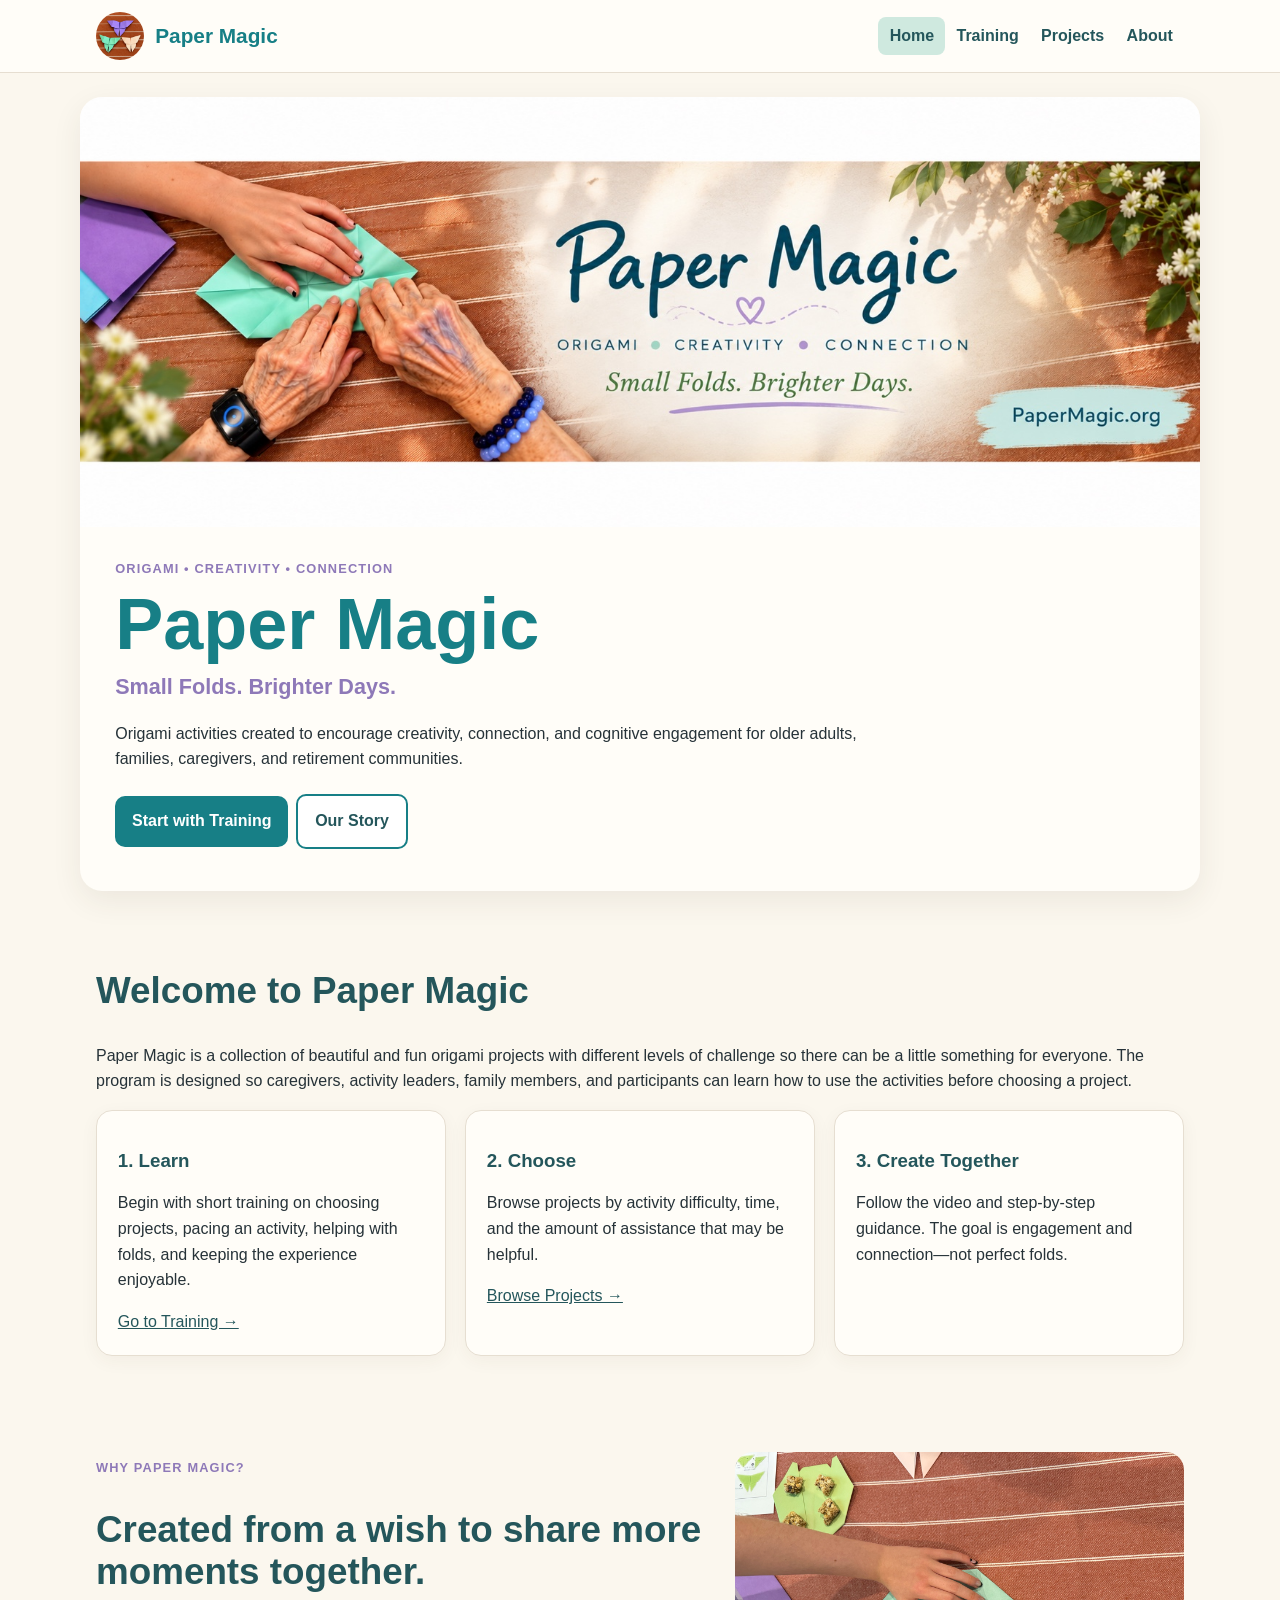
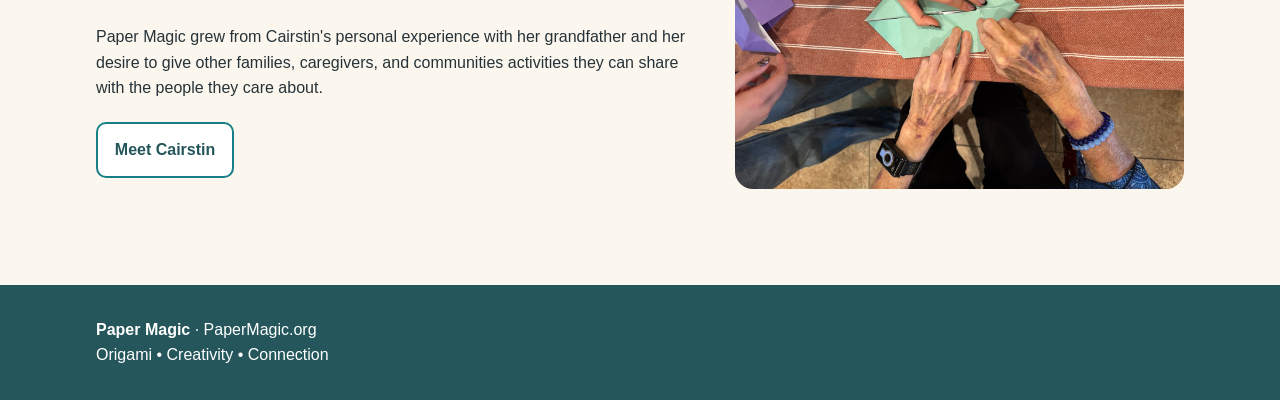
<file: index.html>
<!doctype html><html lang="en"><head><meta charset="utf-8"><meta name="viewport" content="width=device-width,initial-scale=1"><title>Paper Magic | Origami • Creativity • Connection</title><link rel="stylesheet" href="CSS/style.css"></head><body>
<a class="skip" href="#content">Skip to content</a>
<header><div class="nav"><a class="brand" href="index.html"><img src="images/butterflies.png" alt="">Paper Magic</a><nav aria-label="Main navigation"><a aria-current="page" href="index.html">Home</a><a href="training.html">Training</a><a href="projects.html">Projects</a><a href="about.html">About</a></nav></div></header>
<main id="content">
<section class="hero"><img class="hero-img" src="images/banner-source.jpg" alt="Hands working together on an origami project"><div class="hero-copy"><div class="eyebrow">Origami • Creativity • Connection</div><h1>Paper Magic</h1><div class="tagline">Small Folds. Brighter Days.</div><p>Origami activities created to encourage creativity, connection, and cognitive engagement for older adults, families, caregivers, and retirement communities.</p><a class="button" href="training.html">Start with Training</a><a class="button secondary" href="about.html">Our Story</a></div></section>
<section class="section"><h2>Welcome to Paper Magic</h2><p>Paper Magic is a collection of beautiful and fun origami projects with different levels of challenge so there can be a little something for everyone. The program is designed so caregivers, activity leaders, family members, and participants can learn how to use the activities before choosing a project.</p>
<div class="grid"><article class="card"><h3>1. Learn</h3><p>Begin with short training on choosing projects, pacing an activity, helping with folds, and keeping the experience enjoyable.</p><a href="training.html">Go to Training →</a></article><article class="card"><h3>2. Choose</h3><p>Browse projects by activity difficulty, time, and the amount of assistance that may be helpful.</p><a href="projects.html">Browse Projects →</a></article><article class="card"><h3>3. Create Together</h3><p>Follow the video and step-by-step guidance. The goal is engagement and connection—not perfect folds.</p></article></div></section>
<section class="section two"><div><div class="eyebrow">Why Paper Magic?</div><h2>Created from a wish to share more moments together.</h2><p>Paper Magic grew from Cairstin's personal experience with her grandfather and her desire to give other families, caregivers, and communities activities they can share with the people they care about.</p><a class="button secondary" href="about.html">Meet Cairstin</a></div><img src="images/folding-together.jpeg" alt="Hands helping with an origami fold"></section>
</main><footer><div class="footer"><strong>Paper Magic</strong> · PaperMagic.org<br><span>Origami • Creativity • Connection</span></div></footer></body></html>
</file>
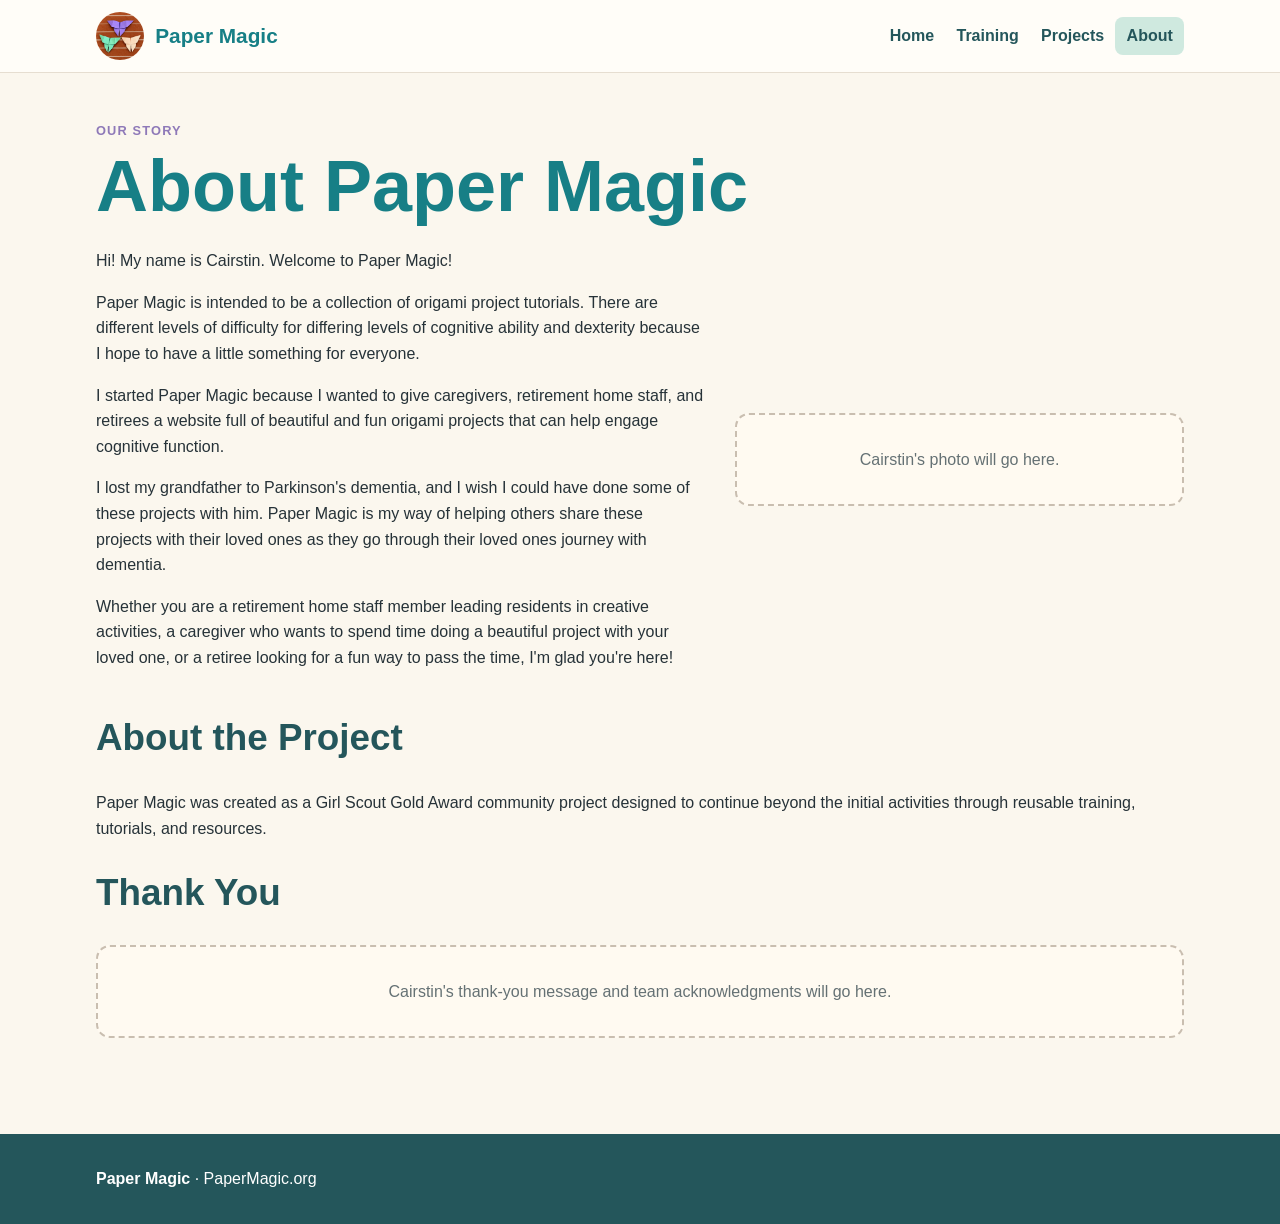
<file: about.html>
<!doctype html><html lang="en"><head><meta charset="utf-8"><meta name="viewport" content="width=device-width,initial-scale=1"><title>About | Paper Magic</title><link rel="stylesheet" href="CSS/style.css"></head><body>
<header><div class="nav"><a class="brand" href="index.html"><img src="images/butterflies.png" alt="">Paper Magic</a><nav><a href="index.html">Home</a><a href="training.html">Training</a><a href="projects.html">Projects</a><a aria-current="page" href="about.html">About</a></nav></div></header>
<main><section class="section"><div class="eyebrow">Our Story</div><h1>About Paper Magic</h1><div class="two"><div><p>Hi! My name is Cairstin. Welcome to Paper Magic!</p><p>Paper Magic is intended to be a collection of origami project tutorials. There are different levels of difficulty for differing levels of cognitive ability and dexterity because I hope to have a little something for everyone.</p><p>I started Paper Magic because I wanted to give caregivers, retirement home staff, and retirees a website full of beautiful and fun origami projects that can help engage cognitive function.</p><p>I lost my grandfather to Parkinson's dementia, and I wish I could have done some of these projects with him. Paper Magic is my way of helping others share these projects with their loved ones as they go through their 
 loved ones journey with dementia.</p><p>Whether you are a retirement home staff member leading residents in creative activities, a caregiver who wants to spend time doing a beautiful project with your loved one, or a retiree looking for a fun way to pass the time, I'm glad you're here!</p></div><div class="placeholder">Cairstin's photo will go here.</div></div>
<h2>About the Project</h2><p>Paper Magic was created as a Girl Scout Gold Award community project designed to continue beyond the initial activities through reusable training, tutorials, and resources.</p>
<h2>Thank You</h2><div class="placeholder">Cairstin's thank-you message and team acknowledgments will go here.</div></section></main>
<footer><div class="footer"><strong>Paper Magic</strong> · PaperMagic.org</div></footer></body></html>
</file>
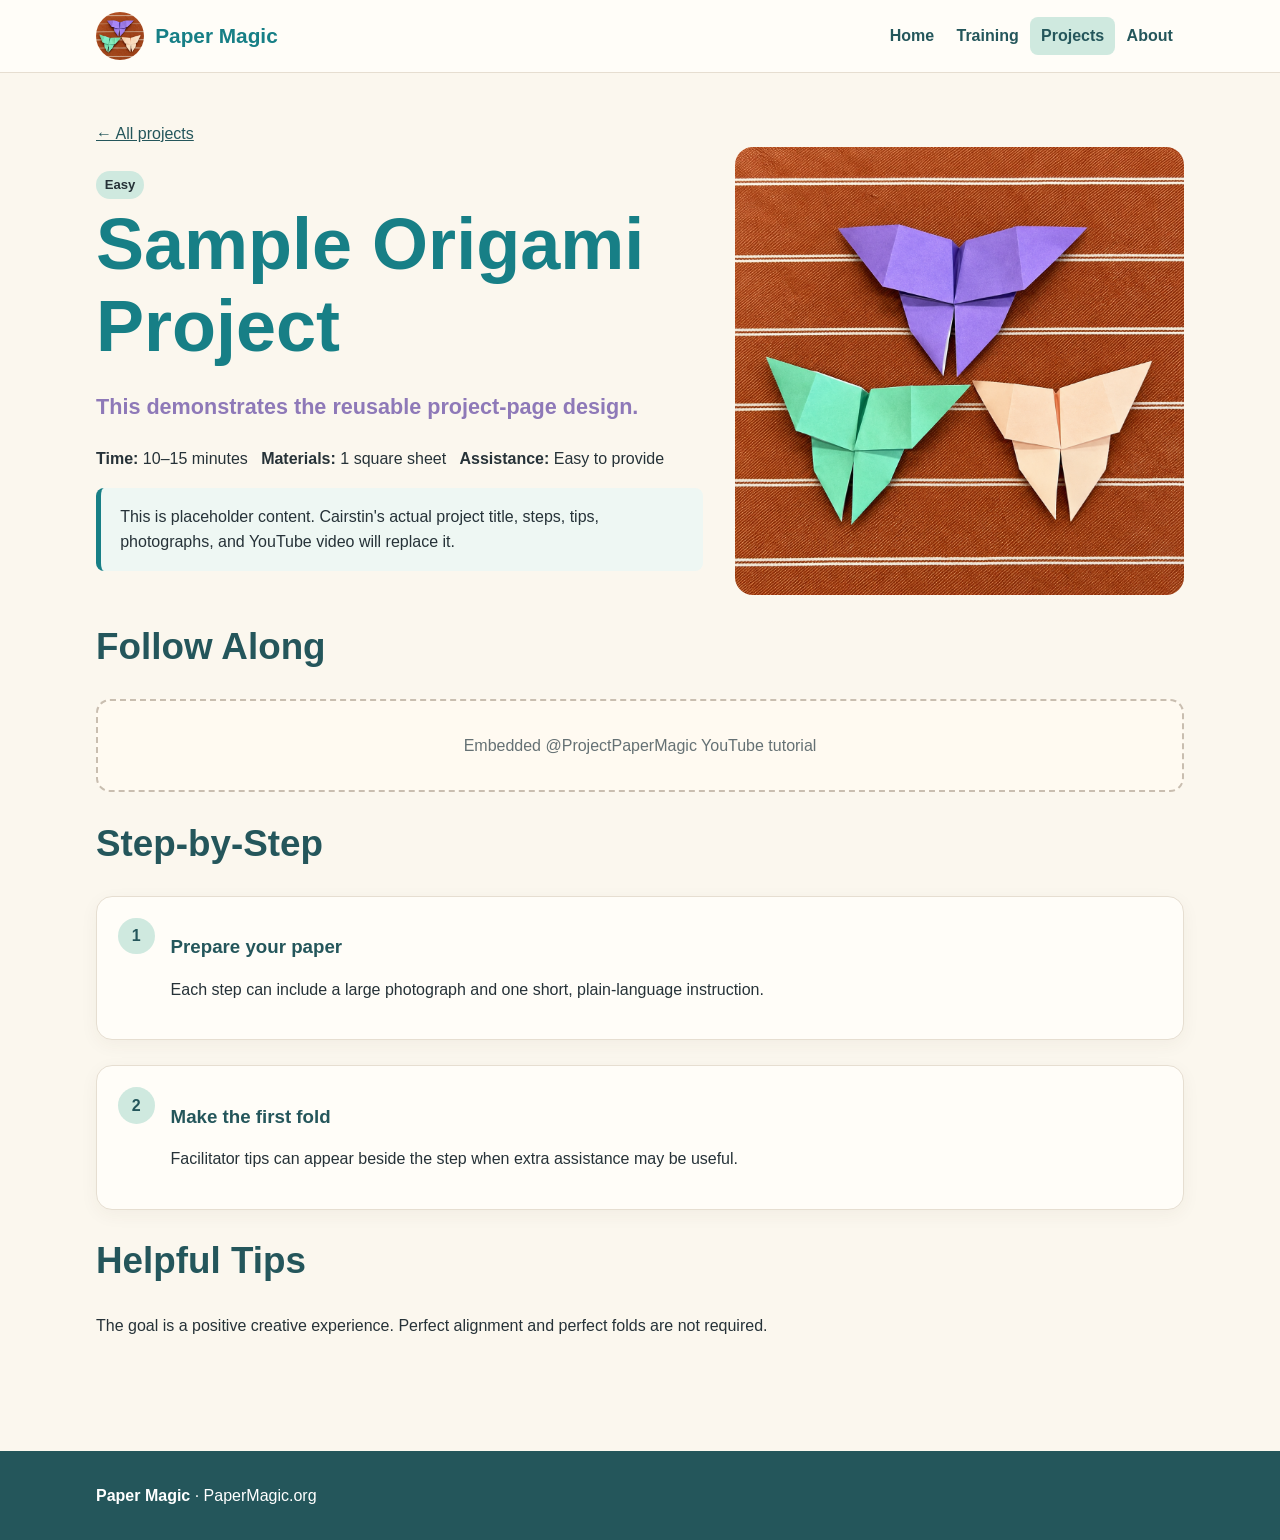
<file: project-sample.html>
<!doctype html><html lang="en"><head><meta charset="utf-8"><meta name="viewport" content="width=device-width,initial-scale=1"><title>Sample Project | Paper Magic</title><link rel="stylesheet" href="CSS/style.css"></head><body>
<header><div class="nav"><a class="brand" href="index.html"><img src="images/butterflies.png" alt="">Paper Magic</a><nav><a href="index.html">Home</a><a href="training.html">Training</a><a aria-current="page" href="projects.html">Projects</a><a href="about.html">About</a></nav></div></header>
<main><section class="section"><a href="projects.html">← All projects</a><div class="two"><div><span class="level">Easy</span><h1>Sample Origami Project</h1><p class="tagline">This demonstrates the reusable project-page design.</p><p><strong>Time:</strong> 10–15 minutes &nbsp; <strong>Materials:</strong> 1 square sheet &nbsp; <strong>Assistance:</strong> Easy to provide</p><div class="notice">This is placeholder content. Cairstin's actual project title, steps, tips, photographs, and YouTube video will replace it.</div></div><img src="images/butterflies.png" alt="Finished origami butterflies"></div>
<h2>Follow Along</h2><div class="placeholder">Embedded @ProjectPaperMagic YouTube tutorial</div>
<h2>Step-by-Step</h2><div class="card step"><div class="num">1</div><div><h3>Prepare your paper</h3><p>Each step can include a large photograph and one short, plain-language instruction.</p></div></div><br>
<div class="card step"><div class="num">2</div><div><h3>Make the first fold</h3><p>Facilitator tips can appear beside the step when extra assistance may be useful.</p></div></div>
<h2>Helpful Tips</h2><p>The goal is a positive creative experience. Perfect alignment and perfect folds are not required.</p></section></main>
<footer><div class="footer"><strong>Paper Magic</strong> · PaperMagic.org</div></footer></body></html>
</file>
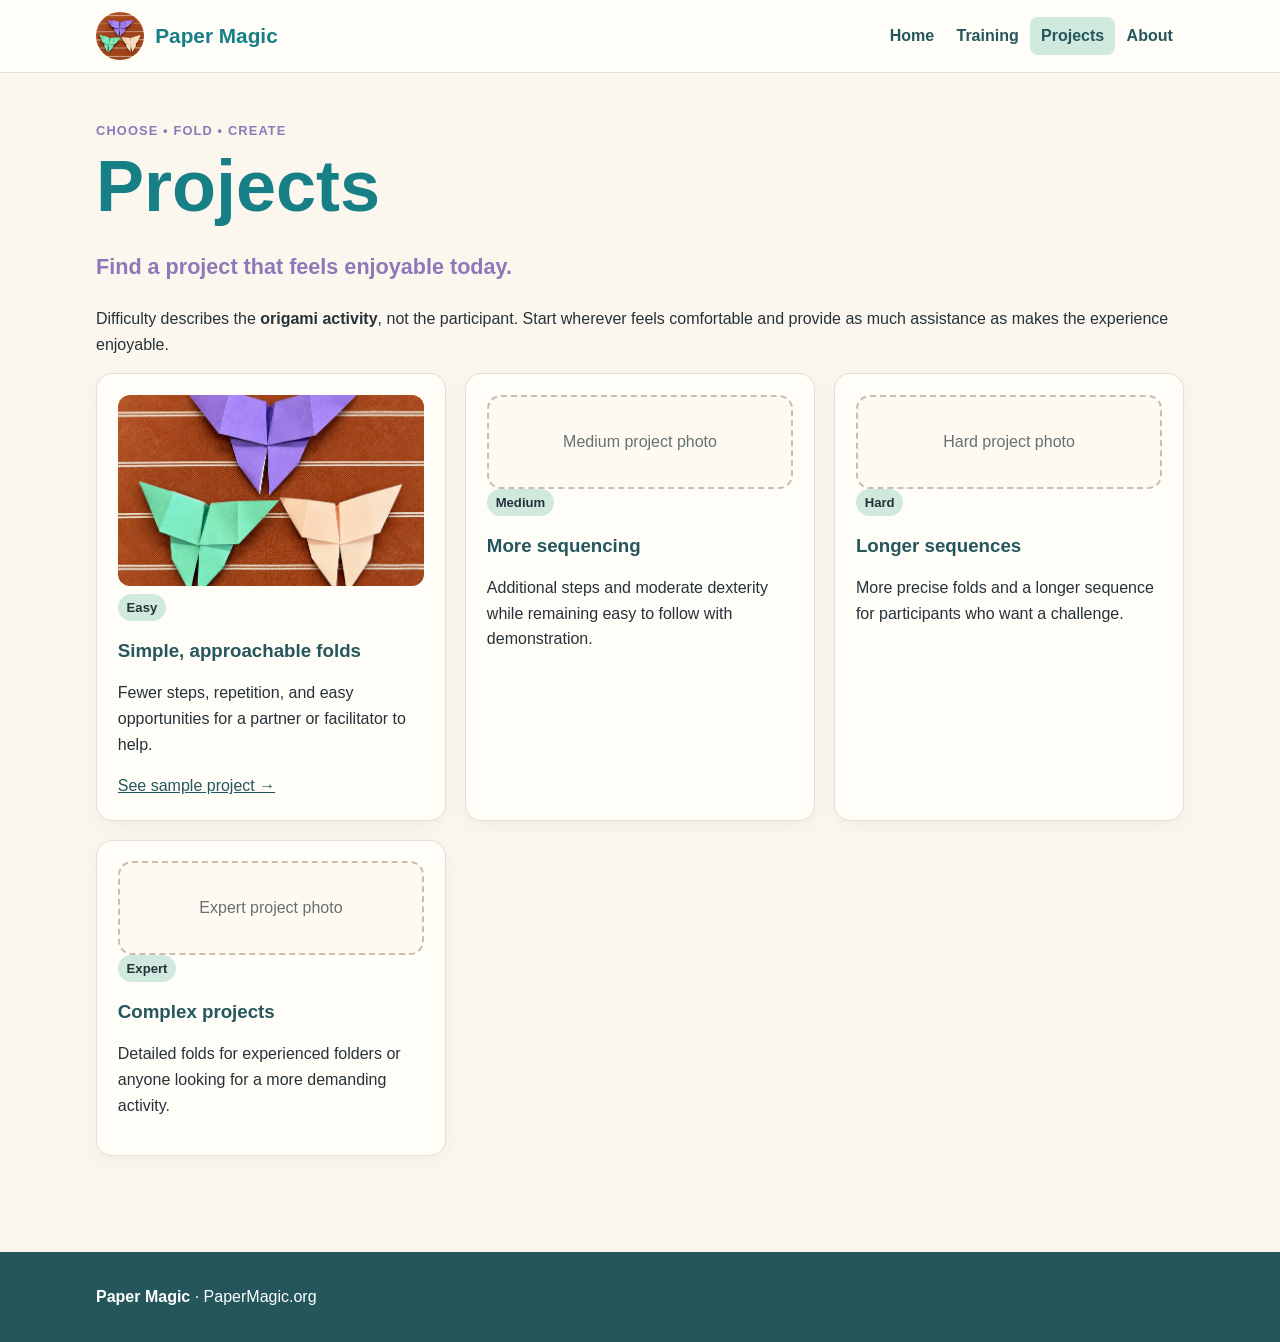
<file: projects.html>
<!doctype html><html lang="en"><head><meta charset="utf-8"><meta name="viewport" content="width=device-width,initial-scale=1"><title>Projects | Paper Magic</title><link rel="stylesheet" href="CSS/style.css"></head><body>
<header><div class="nav"><a class="brand" href="index.html"><img src="images/butterflies.png" alt="">Paper Magic</a><nav><a href="index.html">Home</a><a href="training.html">Training</a><a aria-current="page" href="projects.html">Projects</a><a href="about.html">About</a></nav></div></header>
<main><section class="section"><div class="eyebrow">Choose • Fold • Create</div><h1>Projects</h1><p class="tagline">Find a project that feels enjoyable today.</p><p>Difficulty describes the <strong>origami activity</strong>, not the participant. Start wherever feels comfortable and provide as much assistance as makes the experience enjoyable.</p>
<div class="grid">
<article class="card"><img src="images/butterflies.png" alt="Three colorful origami butterflies"><span class="level">Easy</span><h3>Simple, approachable folds</h3><p>Fewer steps, repetition, and easy opportunities for a partner or facilitator to help.</p><a href="project-sample.html">See sample project →</a></article>
<article class="card"><div class="placeholder">Medium project photo</div><span class="level">Medium</span><h3>More sequencing</h3><p>Additional steps and moderate dexterity while remaining easy to follow with demonstration.</p></article>
<article class="card"><div class="placeholder">Hard project photo</div><span class="level">Hard</span><h3>Longer sequences</h3><p>More precise folds and a longer sequence for participants who want a challenge.</p></article>
<article class="card"><div class="placeholder">Expert project photo</div><span class="level">Expert</span><h3>Complex projects</h3><p>Detailed folds for experienced folders or anyone looking for a more demanding activity.</p></article>
</div></section></main><footer><div class="footer"><strong>Paper Magic</strong> · PaperMagic.org</div></footer></body></html>
</file>
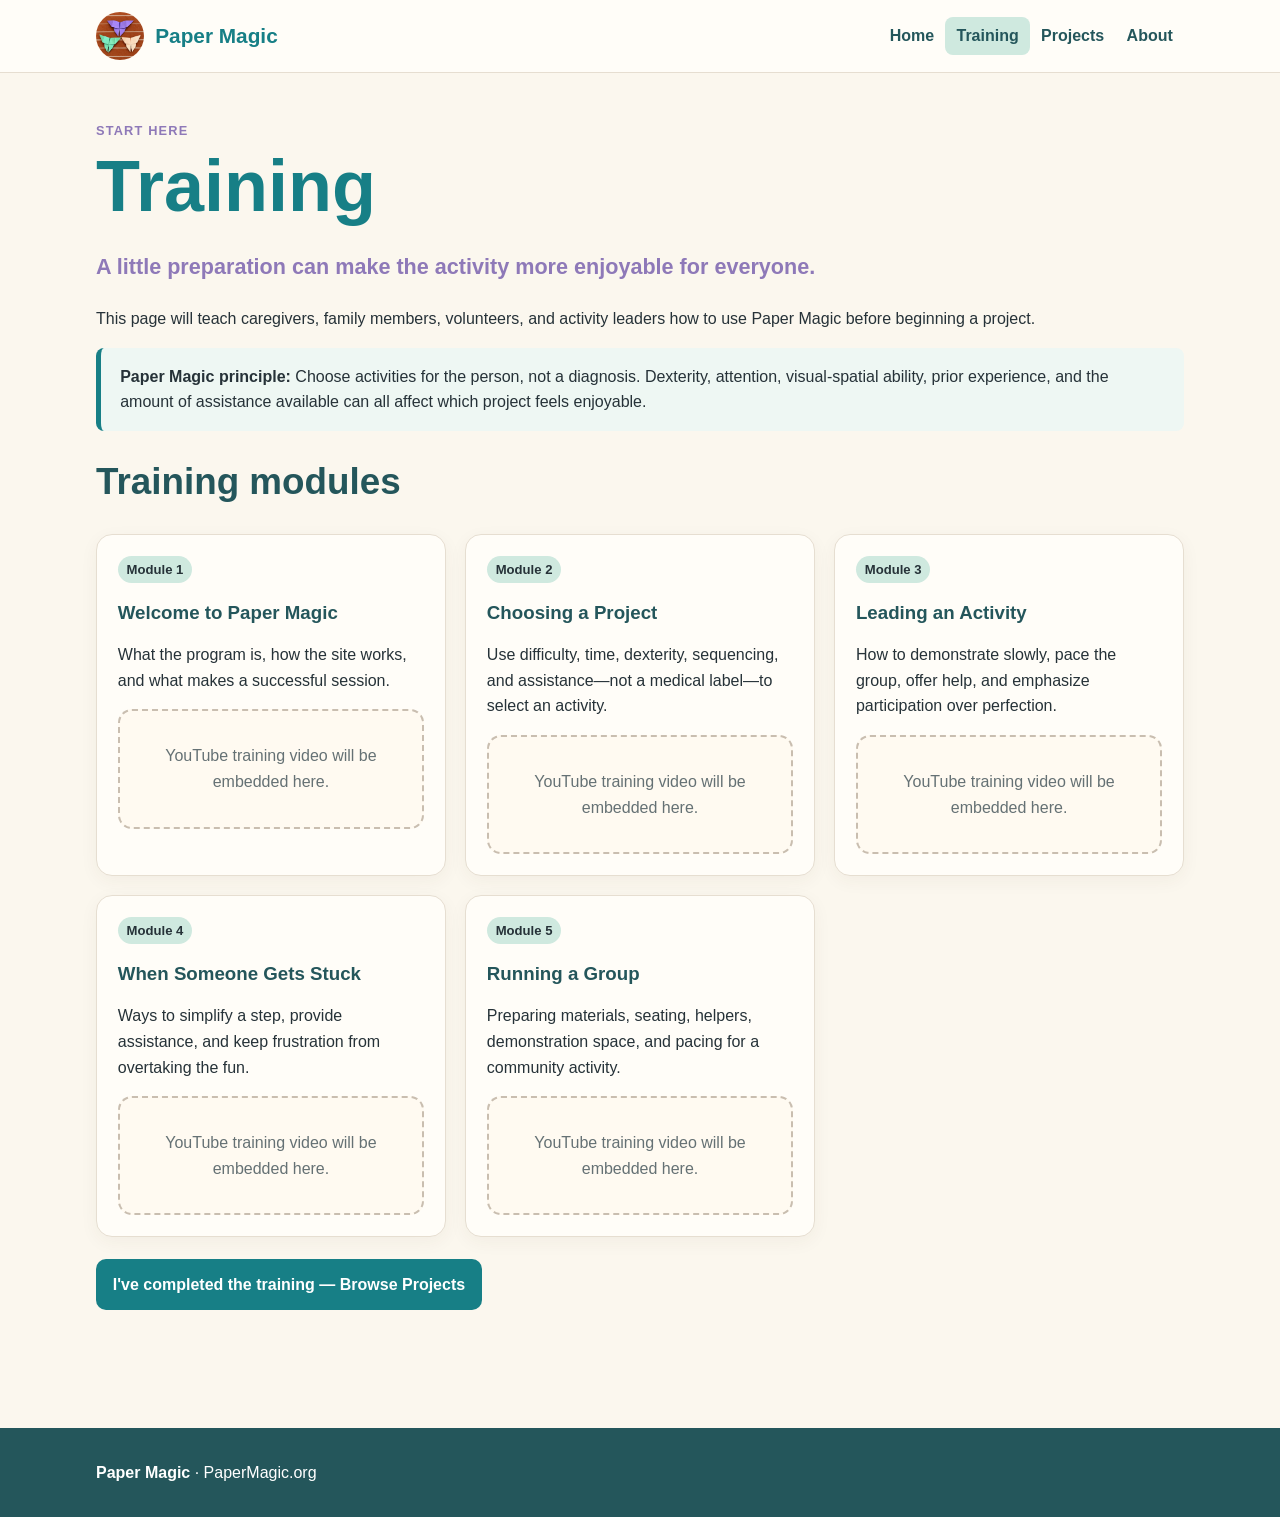
<file: training.html>
<!doctype html><html lang="en"><head><meta charset="utf-8"><meta name="viewport" content="width=device-width,initial-scale=1"><title>Training | Paper Magic</title><link rel="stylesheet" href="CSS/style.css"></head><body>
<header><div class="nav"><a class="brand" href="index.html"><img src="images/butterflies.png" alt="">Paper Magic</a><nav><a href="index.html">Home</a><a aria-current="page" href="training.html">Training</a><a href="projects.html">Projects</a><a href="about.html">About</a></nav></div></header>
<main><section class="section"><div class="eyebrow">Start Here</div><h1>Training</h1><p class="tagline">A little preparation can make the activity more enjoyable for everyone.</p><p>This page will teach caregivers, family members, volunteers, and activity leaders how to use Paper Magic before beginning a project.</p><div class="notice"><strong>Paper Magic principle:</strong> Choose activities for the person, not a diagnosis. Dexterity, attention, visual-spatial ability, prior experience, and the amount of assistance available can all affect which project feels enjoyable.</div>
<h2>Training modules</h2><div class="grid">
<div class="card"><span class="level">Module 1</span><h3>Welcome to Paper Magic</h3><p>What the program is, how the site works, and what makes a successful session.</p><div class="placeholder">YouTube training video will be embedded here.</div></div>
<div class="card"><span class="level">Module 2</span><h3>Choosing a Project</h3><p>Use difficulty, time, dexterity, sequencing, and assistance—not a medical label—to select an activity.</p><div class="placeholder">YouTube training video will be embedded here.</div></div>
<div class="card"><span class="level">Module 3</span><h3>Leading an Activity</h3><p>How to demonstrate slowly, pace the group, offer help, and emphasize participation over perfection.</p><div class="placeholder">YouTube training video will be embedded here.</div></div>
<div class="card"><span class="level">Module 4</span><h3>When Someone Gets Stuck</h3><p>Ways to simplify a step, provide assistance, and keep frustration from overtaking the fun.</p><div class="placeholder">YouTube training video will be embedded here.</div></div>
<div class="card"><span class="level">Module 5</span><h3>Running a Group</h3><p>Preparing materials, seating, helpers, demonstration space, and pacing for a community activity.</p><div class="placeholder">YouTube training video will be embedded here.</div></div>
</div><p><a class="button" href="projects.html">I've completed the training — Browse Projects</a></p></section></main>
<footer><div class="footer"><strong>Paper Magic</strong> · PaperMagic.org</div></footer></body></html>
</file>
<file: CSS/style.css>
:root{
  --teal:#177f86; --deep:#24565b; --mint:#cfe9df; --lav:#8e79b8;
  --cream:#fbf7ee; --paper:#fffdf8; --terracotta:#a95f45; --ink:#263238;
  --muted:#657174; --line:#e6ded1;
}
*{box-sizing:border-box}
html{scroll-behavior:smooth}
body{margin:0;font-family:Arial,Helvetica,sans-serif;background:var(--cream);color:var(--ink);line-height:1.6}
a{color:var(--deep)}
.skip{position:absolute;left:-9999px}.skip:focus{left:1rem;top:1rem;background:white;padding:.7rem;z-index:10}
header{background:rgba(255,253,248,.97);border-bottom:1px solid var(--line);position:sticky;top:0;z-index:5}
.nav{max-width:1120px;margin:auto;display:flex;align-items:center;gap:1.3rem;padding:.75rem 1rem}
.brand{display:flex;align-items:center;gap:.7rem;text-decoration:none;color:var(--teal);font-weight:800;font-size:1.3rem;margin-right:auto}
.brand img{width:48px;height:48px;border-radius:50%;object-fit:cover}
nav a{text-decoration:none;font-weight:700;padding:.65rem .7rem;border-radius:8px}
nav a:hover,nav a[aria-current="page"]{background:var(--mint)}
main{min-height:70vh}
.hero{max-width:1120px;margin:1.5rem auto 0;background:var(--paper);border-radius:22px;overflow:hidden;box-shadow:0 10px 30px rgba(70,55,40,.08)}
.hero-img{width:100%;display:block;max-height:430px;object-fit:cover}
.hero-copy{padding:2rem 2.2rem 2.3rem;max-width:850px}
.eyebrow{color:var(--lav);font-weight:800;text-transform:uppercase;letter-spacing:.09em;font-size:.8rem}
h1,h2,h3{color:var(--deep);line-height:1.15}
h1{font-size:clamp(2.3rem,6vw,4.5rem);margin:.25rem 0;color:var(--teal)}
h2{font-size:clamp(1.6rem,3vw,2.3rem)}
.tagline{font-size:1.35rem;color:var(--lav);font-weight:700}
.button{display:inline-block;background:var(--teal);color:white;text-decoration:none;font-weight:800;padding:.8rem 1.05rem;border-radius:10px;margin:.35rem .5rem .35rem 0}
.button.secondary{background:white;color:var(--deep);border:2px solid var(--teal)}
.section{max-width:1120px;margin:auto;padding:3rem 1rem}
.grid{display:grid;grid-template-columns:repeat(3,1fr);gap:1.2rem}
.card{background:var(--paper);border:1px solid var(--line);border-radius:16px;padding:1.3rem;box-shadow:0 5px 18px rgba(70,55,40,.05)}
.card img{width:100%;aspect-ratio:16/10;object-fit:cover;border-radius:12px}
.step{display:flex;gap:1rem;align-items:flex-start}.num{min-width:2.3rem;height:2.3rem;border-radius:50%;background:var(--mint);display:grid;place-items:center;font-weight:800;color:var(--deep)}
.notice{background:#eef7f3;border-left:5px solid var(--teal);padding:1rem 1.2rem;border-radius:8px}
.level{display:inline-block;background:var(--mint);padding:.2rem .55rem;border-radius:999px;font-size:.82rem;font-weight:800}
.placeholder{border:2px dashed #c9beb0;background:#fffaf1;padding:2rem;border-radius:14px;text-align:center;color:var(--muted)}
.two{display:grid;grid-template-columns:1.15fr .85fr;gap:2rem;align-items:center}
.two img{width:100%;border-radius:18px}
footer{background:var(--deep);color:white;margin-top:3rem}.footer{max-width:1120px;margin:auto;padding:2rem 1rem}
footer a{color:white}
.small{font-size:.9rem;color:var(--muted)}
@media(max-width:760px){
 .nav{flex-wrap:wrap}.brand{width:100%}nav{display:flex;gap:.2rem;overflow:auto;width:100%}
 nav a{white-space:nowrap;font-size:.95rem}
 .grid,.two{grid-template-columns:1fr}.hero{margin:0;border-radius:0}.hero-copy{padding:1.5rem}
}
</file>
